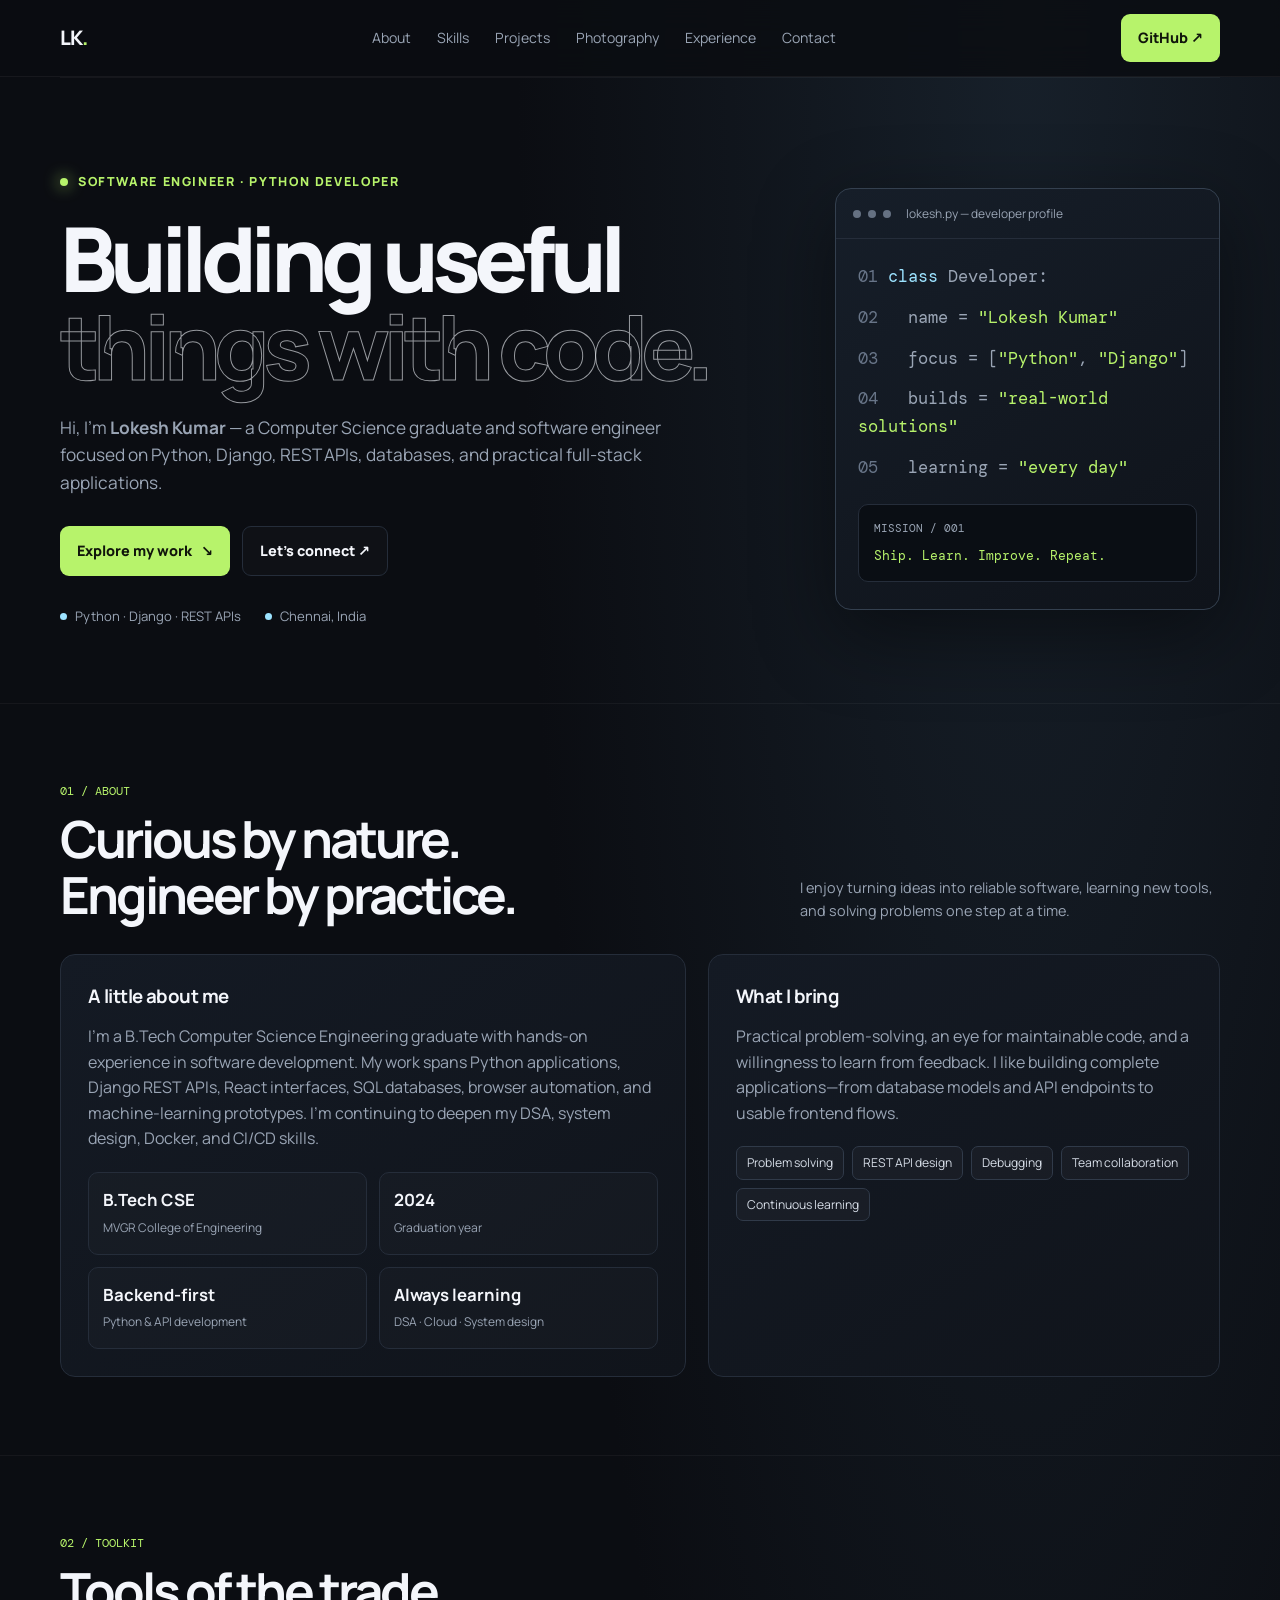
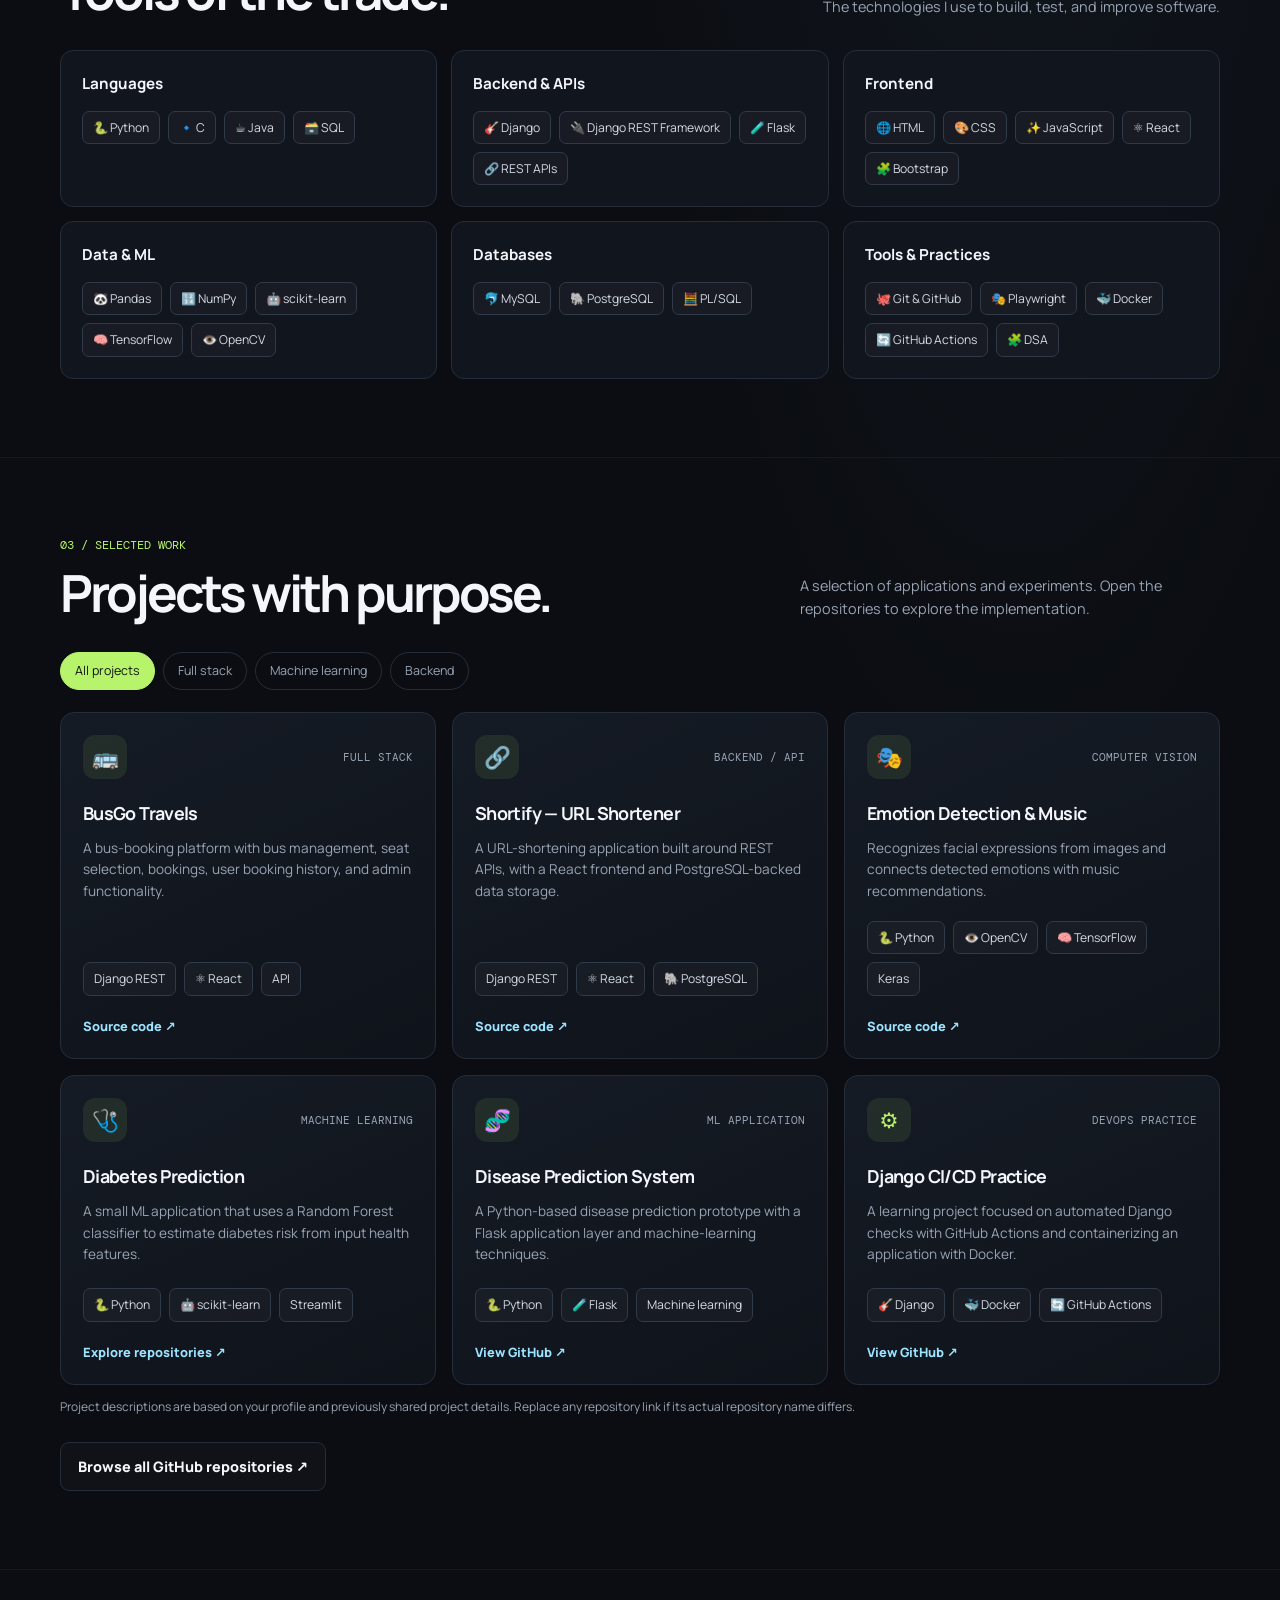
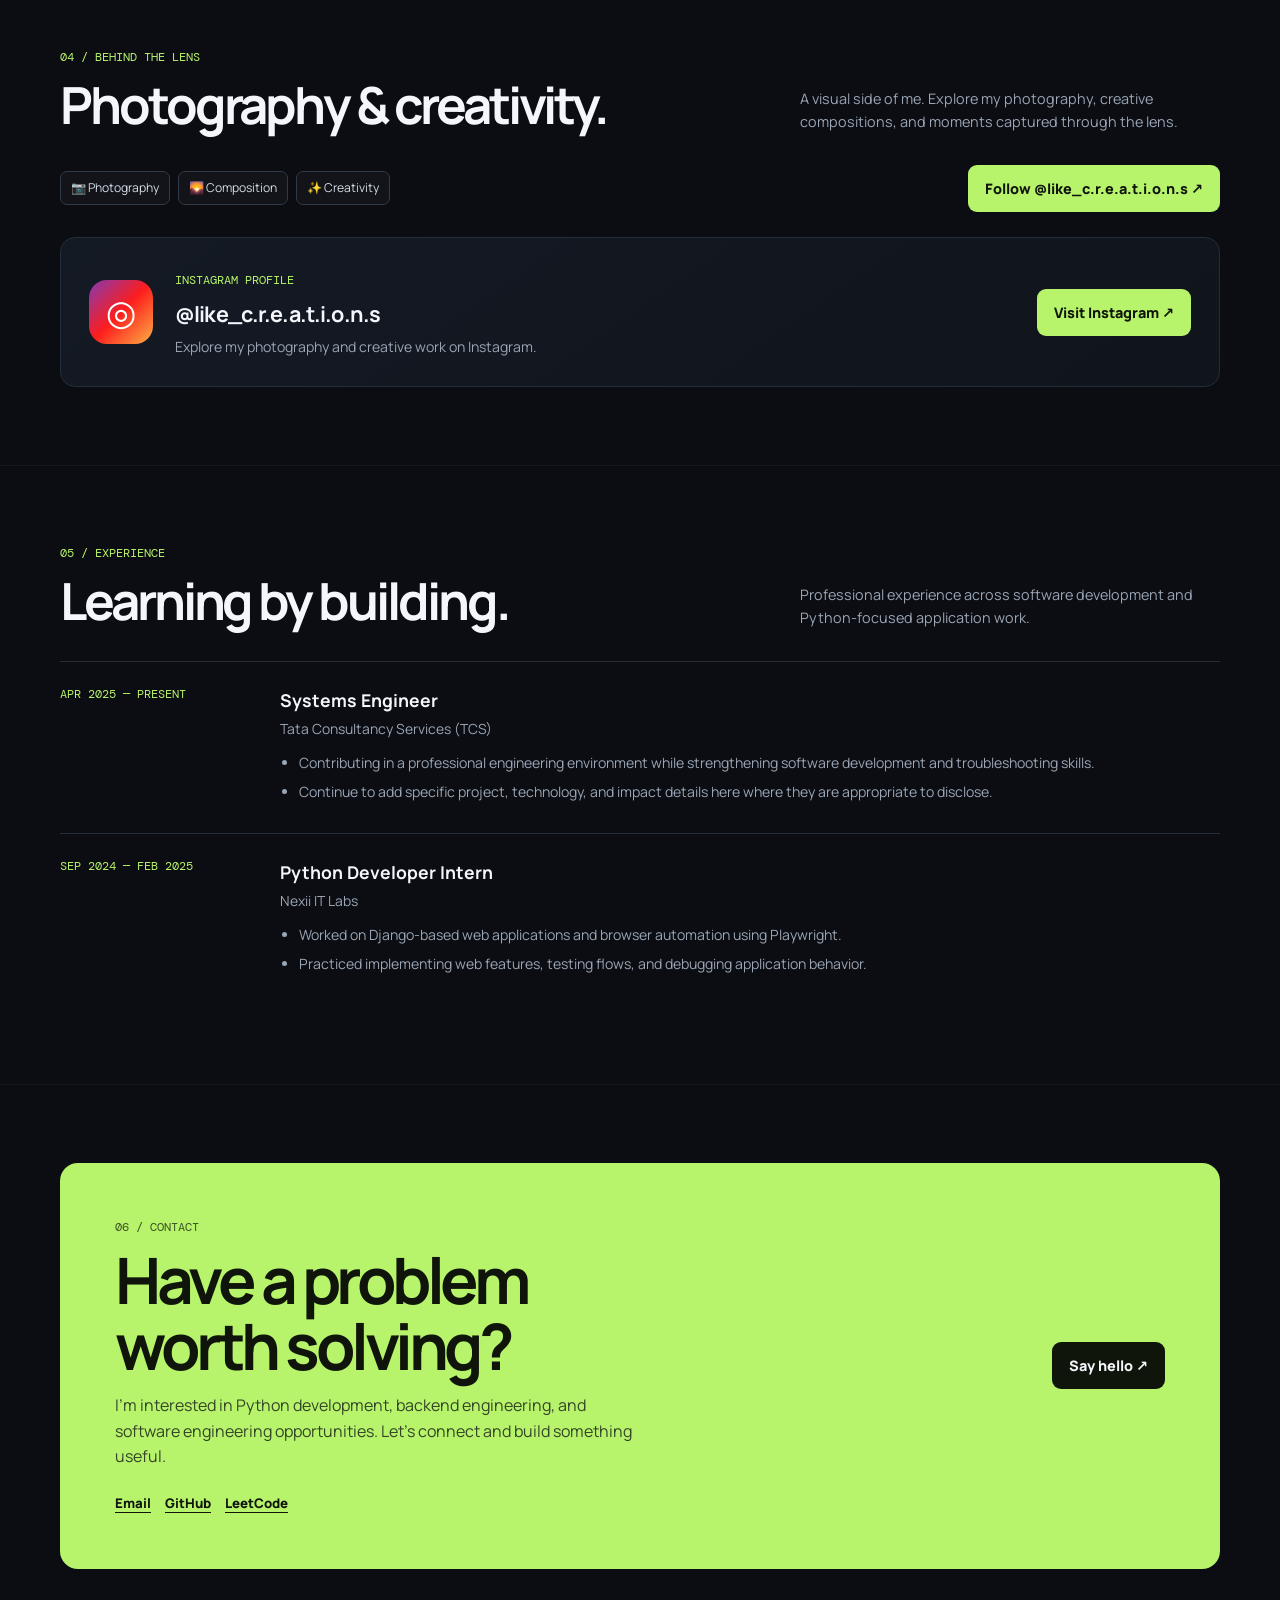
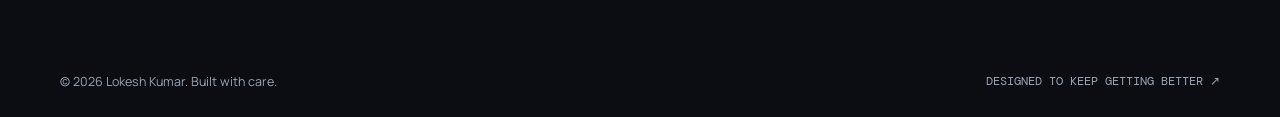
<file: index.html>
<!DOCTYPE html>
<html lang="en">
<head>
<meta charset="UTF-8">
<meta name="viewport" content="width=device-width, initial-scale=1.0">
<meta name="theme-color" content="#0b0d12">
<meta name="description" content="Lokesh Kumar — Python Developer and Software Engineer. Projects in Django, REST APIs, React, machine learning, and CI/CD.">
<title>Lokesh Kumar | Software Engineer</title>
<link rel="preconnect" href="https://fonts.googleapis.com">
<link rel="preconnect" href="https://fonts.gstatic.com" crossorigin>
<link href="https://fonts.googleapis.com/css2?family=DM+Mono:wght@400;500&family=Manrope:wght@400;500;600;700;800&display=swap" rel="stylesheet">
<style>
:root{--bg:#0b0d12;--panel:#11151d;--panel2:#151b25;--text:#f4f6fb;--muted:#9aa5b5;--line:#252d3a;--accent:#b7f36b;--accent2:#9ce3ff;--max:1160px}
*{box-sizing:border-box}html{scroll-behavior:smooth;scroll-padding-top:90px}body{margin:0;background:radial-gradient(ellipse at 80% 0%,#17202a 0,transparent 35%),var(--bg);color:var(--text);font-family:Manrope,system-ui,sans-serif;line-height:1.6}a{color:inherit;text-decoration:none}button{font:inherit}.wrap{width:min(var(--max),calc(100% - 40px));margin:auto}.mono{font-family:"DM Mono",monospace}.topbar{position:sticky;top:0;z-index:20;background:#0b0d12dd;backdrop-filter:blur(16px);border-bottom:1px solid #ffffff0d}.nav{height:76px;display:flex;align-items:center;justify-content:space-between}.brand{font-weight:800;letter-spacing:-.06em;font-size:1.25rem}.brand span{color:var(--accent)}.navlinks{display:flex;align-items:center;gap:26px;color:var(--muted);font-size:.88rem}.navlinks a:hover{color:var(--accent)}.nav-cta,.btn{display:inline-flex;align-items:center;justify-content:center;gap:9px;border-radius:9px;padding:12px 17px;font-weight:800;font-size:.9rem;transition:.2s}.nav-cta,.btn.primary{background:var(--accent);color:#10150b}.btn.secondary{border:1px solid var(--line);background:#ffffff05;color:var(--text)}.btn:hover,.nav-cta:hover{transform:translateY(-2px);filter:brightness(1.06)}.menu{display:none;background:none;color:var(--text);border:1px solid var(--line);border-radius:8px;padding:8px 11px}.hero{padding:94px 0 76px;display:grid;grid-template-columns:1.3fr .7fr;gap:60px;align-items:center}.eyebrow{color:var(--accent);font-size:.78rem;letter-spacing:.13em;text-transform:uppercase;font-weight:800;display:flex;align-items:center;gap:10px}.dot{height:8px;width:8px;border-radius:50%;background:var(--accent);box-shadow:0 0 16px var(--accent)}h1{font-size:clamp(3.2rem,7vw,6.3rem);line-height:.98;letter-spacing:-.075em;margin:22px 0 24px;font-weight:800}h1 .outline{color:transparent;-webkit-text-stroke:1px #f4f6fb99}.hero p{color:var(--muted);font-size:1.08rem;max-width:650px}.hero-actions{display:flex;gap:12px;flex-wrap:wrap;margin:30px 0}.meta{display:flex;gap:24px;flex-wrap:wrap;color:var(--muted);font-size:.82rem}.meta span{display:flex;align-items:center;gap:8px}.meta i{width:7px;height:7px;background:var(--accent2);border-radius:50%;display:inline-block}.terminal{background:linear-gradient(145deg,#161e29,#0f131a);border:1px solid #34404f;border-radius:16px;box-shadow:0 24px 80px #0007;overflow:hidden;transform:rotate(1deg)}.term-head{display:flex;align-items:center;gap:7px;padding:15px 17px;border-bottom:1px solid var(--line);color:var(--muted);font-size:.75rem}.term-dot{width:8px;height:8px;border-radius:50%;background:#657182}.term-body{padding:24px 22px 27px;font-family:"DM Mono",monospace;font-size:.82rem}.term-line{margin:0 0 13px;color:#c4cfde}.term-line .green{color:var(--accent)}.term-line .blue{color:var(--accent2)}.term-line .dim{color:#687588}.code-card{margin-top:23px;border:1px solid var(--line);background:#0a0e14;border-radius:10px;padding:15px}.code-card div{color:var(--muted);font-size:.7rem;margin-bottom:7px}.code-card strong{font-weight:400;color:var(--accent)}section{padding:78px 0;border-top:1px solid #ffffff0b}.section-head{display:flex;align-items:end;justify-content:space-between;gap:20px;margin-bottom:32px}.kicker{color:var(--accent);font-family:"DM Mono",monospace;font-size:.78rem}.section-head h2{font-size:clamp(2rem,4vw,3.25rem);letter-spacing:-.06em;line-height:1.1;margin:8px 0 0}.section-head p{color:var(--muted);max-width:420px;margin:0;font-size:.9rem}.about-grid{display:grid;grid-template-columns:1.1fr .9fr;gap:22px}.panel{background:linear-gradient(145deg,#141a24,#10141b);border:1px solid var(--line);border-radius:15px;padding:27px}.panel h3{margin:0 0 12px;letter-spacing:-.03em}.panel p{color:var(--muted);margin:0}.facts{display:grid;grid-template-columns:1fr 1fr;gap:12px;margin-top:20px}.fact{background:#ffffff04;border:1px solid var(--line);border-radius:10px;padding:14px}.fact strong{display:block;font-size:1.05rem}.fact span{font-size:.75rem;color:var(--muted)}.skill-groups{display:grid;grid-template-columns:repeat(3,1fr);gap:14px}.skill-group{background:var(--panel);border:1px solid var(--line);padding:21px;border-radius:13px}.skill-group h3{font-size:.95rem;margin:0 0 14px}.chips{display:flex;gap:8px;flex-wrap:wrap}.chip{font-size:.76rem;color:#d5dce6;background:#ffffff07;border:1px solid #303a49;padding:6px 10px;border-radius:7px}.project-tools{display:flex;gap:8px;flex-wrap:wrap;margin-bottom:22px}.filter{border:1px solid var(--line);background:transparent;color:var(--muted);border-radius:99px;padding:8px 14px;font-size:.78rem;cursor:pointer}.filter.active,.filter:hover{background:var(--accent);border-color:var(--accent);color:#10150b}.projects{display:grid;grid-template-columns:repeat(3,1fr);gap:16px}.project{display:flex;flex-direction:column;min-height:310px;background:linear-gradient(155deg,#151b25,#0f131a);border:1px solid var(--line);border-radius:14px;padding:22px;transition:.25s}.project:hover{transform:translateY(-5px);border-color:#718b56}.project-top{display:flex;align-items:center;justify-content:space-between;margin-bottom:20px}.project-icon{width:44px;height:44px;border-radius:12px;display:grid;place-items:center;background:#b7f36b16;color:var(--accent);font-size:1.35rem}.project-type{font: .68rem "DM Mono",monospace;color:var(--muted)}.project h3{margin:0 0 10px;font-size:1.12rem;letter-spacing:-.035em}.project p{color:var(--muted);font-size:.85rem;margin:0 0 18px}.project .chips{margin-top:auto;margin-bottom:20px}.project-links{display:flex;gap:16px;font-size:.8rem;font-weight:800}.project-links a{color:var(--accent2)}.project-links a:hover{color:var(--accent)}.experience{display:grid;grid-template-columns:190px 1fr;gap:30px;padding:24px 0;border-top:1px solid var(--line)}.experience:first-of-type{border-top:0}.date{font: .75rem "DM Mono",monospace;color:var(--accent)}.experience h3{margin:0;font-size:1.1rem}.experience .company{color:var(--muted);font-size:.87rem;margin:4px 0 12px}.experience ul{margin:0;padding-left:19px;color:var(--muted);font-size:.88rem}.experience li{margin:6px 0}.contact-card{background:var(--accent);color:#10150b;border-radius:18px;padding:clamp(28px,5vw,55px);display:grid;grid-template-columns:1fr auto;gap:30px;align-items:center}.contact-card .kicker{color:#3b5425}.contact-card h2{font-size:clamp(2.2rem,5vw,4rem);letter-spacing:-.07em;line-height:1.03;margin:10px 0 14px}.contact-card p{max-width:520px;color:#344526;margin:0}.contact-card .btn{background:#10150b;color:#f4f6fb}.contact-links{display:flex;gap:14px;flex-wrap:wrap;margin-top:23px;font-size:.83rem;font-weight:800}.contact-links a{text-decoration:underline;text-underline-offset:4px}.footer{padding:25px 0;color:var(--muted);font-size:.78rem}.footer-inner{display:flex;justify-content:space-between;gap:18px;flex-wrap:wrap}.hidden{display:none!important}.status{font-size:.75rem;color:var(--muted);margin-top:12px}.reveal{animation:rise .6s ease both}@keyframes rise{from{opacity:0;transform:translateY(16px)}to{opacity:1;transform:translateY(0)}}@media(max-width:900px){.hero{grid-template-columns:1fr;gap:35px;padding-top:65px}.terminal{max-width:600px}.about-grid{grid-template-columns:1fr}.skill-groups{grid-template-columns:repeat(2,1fr)}.projects{grid-template-columns:repeat(2,1fr)}.section-head{align-items:start;flex-direction:column}.contact-card{grid-template-columns:1fr}.experience{grid-template-columns:145px 1fr}}@media(max-width:600px){.wrap{width:min(100% - 28px,var(--max))}.nav{height:66px}.menu{display:block}.navlinks{display:none;position:absolute;top:65px;left:0;right:0;background:#0b0d12;border-bottom:1px solid var(--line);padding:18px 22px;flex-direction:column;align-items:flex-start;gap:18px}.navlinks.open{display:flex}.nav-cta{display:none}.hero{padding:55px 0}.hero p{font-size:1rem}section{padding:58px 0}.skill-groups,.projects{grid-template-columns:1fr}.experience{grid-template-columns:1fr;gap:8px}.facts{grid-template-columns:1fr 1fr}.term-body{font-size:.72rem;padding:19px 14px}.project{min-height:280px}}

.photo-intro{display:flex;align-items:center;justify-content:space-between;gap:20px;flex-wrap:wrap;margin-bottom:25px}
.photo-grid{display:grid;grid-template-columns:repeat(3,1fr);gap:14px}
.photo-tile{position:relative;aspect-ratio:4/5;overflow:hidden;border-radius:13px;border:1px solid var(--line);background:linear-gradient(145deg,#1b2630,#10141b);display:flex;align-items:center;justify-content:center;text-align:center;padding:20px}
.photo-tile:nth-child(2),.photo-tile:nth-child(5){aspect-ratio:4/5}
.photo-tile .photo-symbol{font-size:2rem;margin-bottom:10px}
.photo-tile .photo-label{font-weight:800}
.photo-tile .photo-hint{font-size:.75rem;color:var(--muted);margin-top:7px}
.photo-tile img{position:absolute;inset:0;width:100%;height:100%;object-fit:cover;transition:transform .35s}
.photo-tile:hover img{transform:scale(1.05)}
.photo-tile .photo-overlay{position:absolute;inset:auto 0 0;padding:36px 16px 16px;background:linear-gradient(transparent,#05070be8);text-align:left;opacity:0;transition:.25s;color:#fff}
.photo-tile:hover .photo-overlay{opacity:1}
.photo-tile .photo-overlay strong{display:block}
.photo-tile .photo-overlay span{font-size:.75rem;color:#d1d5db}
@media(max-width:900px){.photo-grid{grid-template-columns:repeat(2,1fr)}}
@media(max-width:600px){.photo-grid{grid-template-columns:1fr 1fr;gap:9px}.photo-tile{padding:10px}.photo-tile .photo-hint{font-size:.68rem}}


.instagram-grid{align-items:start}
.instagram-card{min-width:0;background:#fff;border:1px solid var(--line);border-radius:13px;overflow:hidden;display:flex;flex-direction:column}
.instagram-card iframe{display:block;width:100%;height:560px;border:0;background:#fff}
.instagram-link{display:block;padding:12px 15px;background:#11151d;color:var(--accent2);font-size:.78rem;font-weight:800}
.instagram-link:hover{color:var(--accent)}
.more-instagram{min-height:220px;aspect-ratio:auto}
@media(max-width:900px){.instagram-card iframe{height:540px}}
@media(max-width:600px){.instagram-grid{grid-template-columns:1fr}.instagram-card iframe{height:560px}}


.instagram-profile-panel{display:flex;align-items:center;gap:22px;flex-wrap:wrap;padding:28px}
.instagram-profile-icon{height:64px;width:64px;flex:0 0 64px;display:grid;place-items:center;border-radius:18px;font-size:2.2rem;color:#fff;background:linear-gradient(135deg,#833ab4,#fd1d1d,#fcb045)}
.instagram-profile-copy{flex:1;min-width:200px}
.instagram-profile-copy h3{font-size:1.35rem;margin:6px 0 4px;letter-spacing:-.04em}
.instagram-profile-copy p{margin:0;color:var(--muted);font-size:.88rem}

</style>
</head>
<body>
<header class="topbar">
  <div class="wrap nav">
    <a class="brand" href="#home">LK<span>.</span></a>
    <button class="menu" id="menu" aria-label="Open navigation">☰</button>
    <nav class="navlinks" id="navlinks">
      <a href="#about">About</a><a href="#skills">Skills</a><a href="#projects">Projects</a><a href="#photography">Photography</a><a href="#experience">Experience</a><a href="#contact">Contact</a>
    </nav>
    <a class="nav-cta" href="https://github.com/lokeshkumara2106" target="_blank" rel="noreferrer">GitHub ↗</a>
  </div>
</header>
<main>
<section class="wrap hero" id="home">
  <div class="reveal">
    <div class="eyebrow"><span class="dot"></span> Software Engineer · Python Developer</div>
    <h1>Building useful<br><span class="outline">things with code.</span></h1>
    <p>Hi, I'm <strong>Lokesh Kumar</strong> — a Computer Science graduate and software engineer focused on Python, Django, REST APIs, databases, and practical full-stack applications.</p>
    <div class="hero-actions"><a class="btn primary" href="#projects">Explore my work <span>↘</span></a><a class="btn secondary" href="#contact">Let's connect ↗</a></div>
    <div class="meta"><span><i></i> Python · Django · REST APIs</span><span><i></i> Chennai, India</span></div>
  </div>
  <div class="terminal reveal" aria-label="Code terminal illustration">
    <div class="term-head"><span class="term-dot"></span><span class="term-dot"></span><span class="term-dot"></span><span style="margin-left:8px">lokesh.py — developer profile</span></div>
    <div class="term-body">
      <p class="term-line"><span class="dim">01</span> <span class="blue">class</span> Developer:</p>
      <p class="term-line"><span class="dim">02</span> &nbsp;&nbsp;name = <span class="green">"Lokesh Kumar"</span></p>
      <p class="term-line"><span class="dim">03</span> &nbsp;&nbsp;focus = [<span class="green">"Python"</span>, <span class="green">"Django"</span>]</p>
      <p class="term-line"><span class="dim">04</span> &nbsp;&nbsp;builds = <span class="green">"real-world solutions"</span></p>
      <p class="term-line"><span class="dim">05</span> &nbsp;&nbsp;learning = <span class="green">"every day"</span></p>
      <div class="code-card"><div>MISSION / 001</div><strong>Ship. Learn. Improve. Repeat.</strong></div>
    </div>
  </div>
</section>
<section id="about">
  <div class="wrap">
    <div class="section-head"><div><div class="kicker">01 / ABOUT</div><h2>Curious by nature.<br>Engineer by practice.</h2></div><p>I enjoy turning ideas into reliable software, learning new tools, and solving problems one step at a time.</p></div>
    <div class="about-grid">
      <article class="panel"><h3>A little about me</h3><p>I’m a B.Tech Computer Science Engineering graduate with hands-on experience in software development. My work spans Python applications, Django REST APIs, React interfaces, SQL databases, browser automation, and machine-learning prototypes. I’m continuing to deepen my DSA, system design, Docker, and CI/CD skills.</p><div class="facts"><div class="fact"><strong>B.Tech CSE</strong><span>MVGR College of Engineering</span></div><div class="fact"><strong>2024</strong><span>Graduation year</span></div><div class="fact"><strong>Backend-first</strong><span>Python & API development</span></div><div class="fact"><strong>Always learning</strong><span>DSA · Cloud · System design</span></div></div></article>
      <article class="panel"><h3>What I bring</h3><p>Practical problem-solving, an eye for maintainable code, and a willingness to learn from feedback. I like building complete applications—from database models and API endpoints to usable frontend flows.</p><div class="chips" style="margin-top:20px"><span class="chip">Problem solving</span><span class="chip">REST API design</span><span class="chip">Debugging</span><span class="chip">Team collaboration</span><span class="chip">Continuous learning</span></div></article>
    </div>
  </div>
</section>
<section id="skills">
  <div class="wrap">
    <div class="section-head"><div><div class="kicker">02 / TOOLKIT</div><h2>Tools of the trade.</h2></div><p>The technologies I use to build, test, and improve software.</p></div>
    <div class="skill-groups">
      <div class="skill-group"><h3>Languages</h3><div class="chips"><span class="chip">🐍 Python</span><span class="chip">🔹 C</span><span class="chip">☕ Java</span><span class="chip">🗃️ SQL</span></div></div>
      <div class="skill-group"><h3>Backend & APIs</h3><div class="chips"><span class="chip">🎸 Django</span><span class="chip">🔌 Django REST Framework</span><span class="chip">🧪 Flask</span><span class="chip">🔗 REST APIs</span></div></div>
      <div class="skill-group"><h3>Frontend</h3><div class="chips"><span class="chip">🌐 HTML</span><span class="chip">🎨 CSS</span><span class="chip">✨ JavaScript</span><span class="chip">⚛️ React</span><span class="chip">🧩 Bootstrap</span></div></div>
      <div class="skill-group"><h3>Data & ML</h3><div class="chips"><span class="chip">🐼 Pandas</span><span class="chip">🔢 NumPy</span><span class="chip">🤖 scikit-learn</span><span class="chip">🧠 TensorFlow</span><span class="chip">👁️ OpenCV</span></div></div>
      <div class="skill-group"><h3>Databases</h3><div class="chips"><span class="chip">🐬 MySQL</span><span class="chip">🐘 PostgreSQL</span><span class="chip">🧮 PL/SQL</span></div></div>
      <div class="skill-group"><h3>Tools & Practices</h3><div class="chips"><span class="chip">🐙 Git & GitHub</span><span class="chip">🎭 Playwright</span><span class="chip">🐳 Docker</span><span class="chip">🔄 GitHub Actions</span><span class="chip">🧩 DSA</span></div></div>
    </div>
  </div>
</section>
<section id="projects">
  <div class="wrap">
    <div class="section-head"><div><div class="kicker">03 / SELECTED WORK</div><h2>Projects with purpose.</h2></div><p>A selection of applications and experiments. Open the repositories to explore the implementation.</p></div>
    <div class="project-tools" id="filters"><button class="filter active" data-filter="all">All projects</button><button class="filter" data-filter="fullstack">Full stack</button><button class="filter" data-filter="ml">Machine learning</button><button class="filter" data-filter="backend">Backend</button></div>
    <div class="projects">
      <article class="project" data-category="fullstack"><div class="project-top"><div class="project-icon">🚌</div><span class="project-type">FULL STACK</span></div><h3>BusGo Travels</h3><p>A bus-booking platform with bus management, seat selection, bookings, user booking history, and admin functionality.</p><div class="chips"><span class="chip">Django REST</span><span class="chip">⚛️ React</span><span class="chip">API</span></div><div class="project-links"><a href="https://github.com/lokeshkumara2106/BusGo-Travels" target="_blank" rel="noreferrer">Source code ↗</a></div></article>
      <article class="project" data-category="backend"><div class="project-top"><div class="project-icon">🔗</div><span class="project-type">BACKEND / API</span></div><h3>Shortify — URL Shortener</h3><p>A URL-shortening application built around REST APIs, with a React frontend and PostgreSQL-backed data storage.</p><div class="chips"><span class="chip">Django REST</span><span class="chip">⚛️ React</span><span class="chip">🐘 PostgreSQL</span></div><div class="project-links"><a href="https://github.com/lokeshkumara2106/Shortify" target="_blank" rel="noreferrer">Source code ↗</a></div></article>
      <article class="project" data-category="ml"><div class="project-top"><div class="project-icon">🎭</div><span class="project-type">COMPUTER VISION</span></div><h3>Emotion Detection & Music</h3><p>Recognizes facial expressions from images and connects detected emotions with music recommendations.</p><div class="chips"><span class="chip">🐍 Python</span><span class="chip">👁️ OpenCV</span><span class="chip">🧠 TensorFlow</span><span class="chip">Keras</span></div><div class="project-links"><a href="https://github.com/lokeshkumara2106/emotion-detection-music-recommendation" target="_blank" rel="noreferrer">Source code ↗</a></div></article>
      <article class="project" data-category="ml"><div class="project-top"><div class="project-icon">🩺</div><span class="project-type">MACHINE LEARNING</span></div><h3>Diabetes Prediction</h3><p>A small ML application that uses a Random Forest classifier to estimate diabetes risk from input health features.</p><div class="chips"><span class="chip">🐍 Python</span><span class="chip">🤖 scikit-learn</span><span class="chip">Streamlit</span></div><div class="project-links"><a href="https://github.com/lokeshkumara2106/Disease-Prediction-System" target="_blank" rel="noreferrer">Explore repositories ↗</a></div></article>
      <article class="project" data-category="ml"><div class="project-top"><div class="project-icon">🧬</div><span class="project-type">ML APPLICATION</span></div><h3>Disease Prediction System</h3><p>A Python-based disease prediction prototype with a Flask application layer and machine-learning techniques.</p><div class="chips"><span class="chip">🐍 Python</span><span class="chip">🧪 Flask</span><span class="chip">Machine learning</span></div><div class="project-links"><a href="https://github.com/lokeshkumara2106" target="_blank" rel="noreferrer">View GitHub ↗</a></div></article>
      <article class="project" data-category="backend"><div class="project-top"><div class="project-icon">⚙️</div><span class="project-type">DEVOPS PRACTICE</span></div><h3>Django CI/CD Practice</h3><p>A learning project focused on automated Django checks with GitHub Actions and containerizing an application with Docker.</p><div class="chips"><span class="chip">🎸 Django</span><span class="chip">🐳 Docker</span><span class="chip">🔄 GitHub Actions</span></div><div class="project-links"><a href="https://github.com/lokeshkumara2106" target="_blank" rel="noreferrer">View GitHub ↗</a></div></article>
    </div>
    <p class="status">Project descriptions are based on your profile and previously shared project details. Replace any repository link if its actual repository name differs.</p>
    <div style="margin-top:26px"><a class="btn secondary" href="https://github.com/lokeshkumara2106?tab=repositories" target="_blank" rel="noreferrer">Browse all GitHub repositories ↗</a></div>
  </div>
</section>

<section id="photography">
  <div class="wrap">
    <div class="section-head">
      <div><div class="kicker">04 / BEHIND THE LENS</div><h2>Photography &amp; creativity.</h2></div>
      <p>A visual side of me. Explore my photography, creative compositions, and moments captured through the lens.</p>
    </div>
    <div class="photo-intro">
      <div class="chips"><span class="chip">📷 Photography</span><span class="chip">🌄 Composition</span><span class="chip">✨ Creativity</span></div>
      <a class="btn primary" href="https://www.instagram.com/like_c.r.e.a.t.i.o.n.s/" target="_blank" rel="noreferrer">Follow @like_c.r.e.a.t.i.o.n.s ↗</a>
    </div>
    <div class="panel instagram-profile-panel">
      <div class="instagram-profile-icon">◎</div>
      <div class="instagram-profile-copy">
        <span class="kicker">INSTAGRAM PROFILE</span>
        <h3>@like_c.r.e.a.t.i.o.n.s</h3>
        <p>Explore my photography and creative work on Instagram.</p>
      </div>
      <a class="btn primary" href="https://www.instagram.com/like_c.r.e.a.t.i.o.n.s/" target="_blank" rel="noreferrer">Visit Instagram ↗</a>
    </div>

  </div>
</section>

<section id="experience">
  <div class="wrap">
    <div class="section-head"><div><div class="kicker">05 / EXPERIENCE</div><h2>Learning by building.</h2></div><p>Professional experience across software development and Python-focused application work.</p></div>
    <div class="experience"><div class="date">APR 2025 — PRESENT</div><div><h3>Systems Engineer</h3><div class="company">Tata Consultancy Services (TCS)</div><ul><li>Contributing in a professional engineering environment while strengthening software development and troubleshooting skills.</li><li>Continue to add specific project, technology, and impact details here where they are appropriate to disclose.</li></ul></div></div>
    <div class="experience"><div class="date">SEP 2024 — FEB 2025</div><div><h3>Python Developer Intern</h3><div class="company">Nexii IT Labs</div><ul><li>Worked on Django-based web applications and browser automation using Playwright.</li><li>Practiced implementing web features, testing flows, and debugging application behavior.</li></ul></div></div>
  </div>
</section>
<section id="contact">
  <div class="wrap">
    <div class="contact-card"><div><div class="kicker">06 / CONTACT</div><h2>Have a problem<br>worth solving?</h2><p>I’m interested in Python development, backend engineering, and software engineering opportunities. Let’s connect and build something useful.</p><div class="contact-links"><a href="mailto:lokeshkumarappalasetti@gmail.com">Email</a><a href="https://github.com/lokeshkumara2106" target="_blank" rel="noreferrer">GitHub</a><a href="https://leetcode.com/u/lokeshkumar_2106/" target="_blank" rel="noreferrer">LeetCode</a></div></div><div><a class="btn" href="mailto:lokeshkumarappalasetti@gmail.com">Say hello ↗</a></div></div>
  </div>
</section>
</main>
<footer class="footer"><div class="wrap footer-inner"><span>© <span id="year"></span> Lokesh Kumar. Built with care.</span><span class="mono">DESIGNED TO KEEP GETTING BETTER ↗</span></div></footer>
<script>
document.getElementById('year').textContent = new Date().getFullYear();
const menu = document.getElementById('menu'), nav = document.getElementById('navlinks');
menu.addEventListener('click', () => nav.classList.toggle('open'));
nav.querySelectorAll('a').forEach(a => a.addEventListener('click', () => nav.classList.remove('open')));
document.querySelectorAll('.filter').forEach(button => button.addEventListener('click', () => {
  document.querySelectorAll('.filter').forEach(b => b.classList.remove('active'));
  button.classList.add('active');
  const filter = button.dataset.filter;
  document.querySelectorAll('.project').forEach(card => card.classList.toggle('hidden', filter !== 'all' && card.dataset.category !== filter));
}));
</script>
</body>
</html>
</file>
